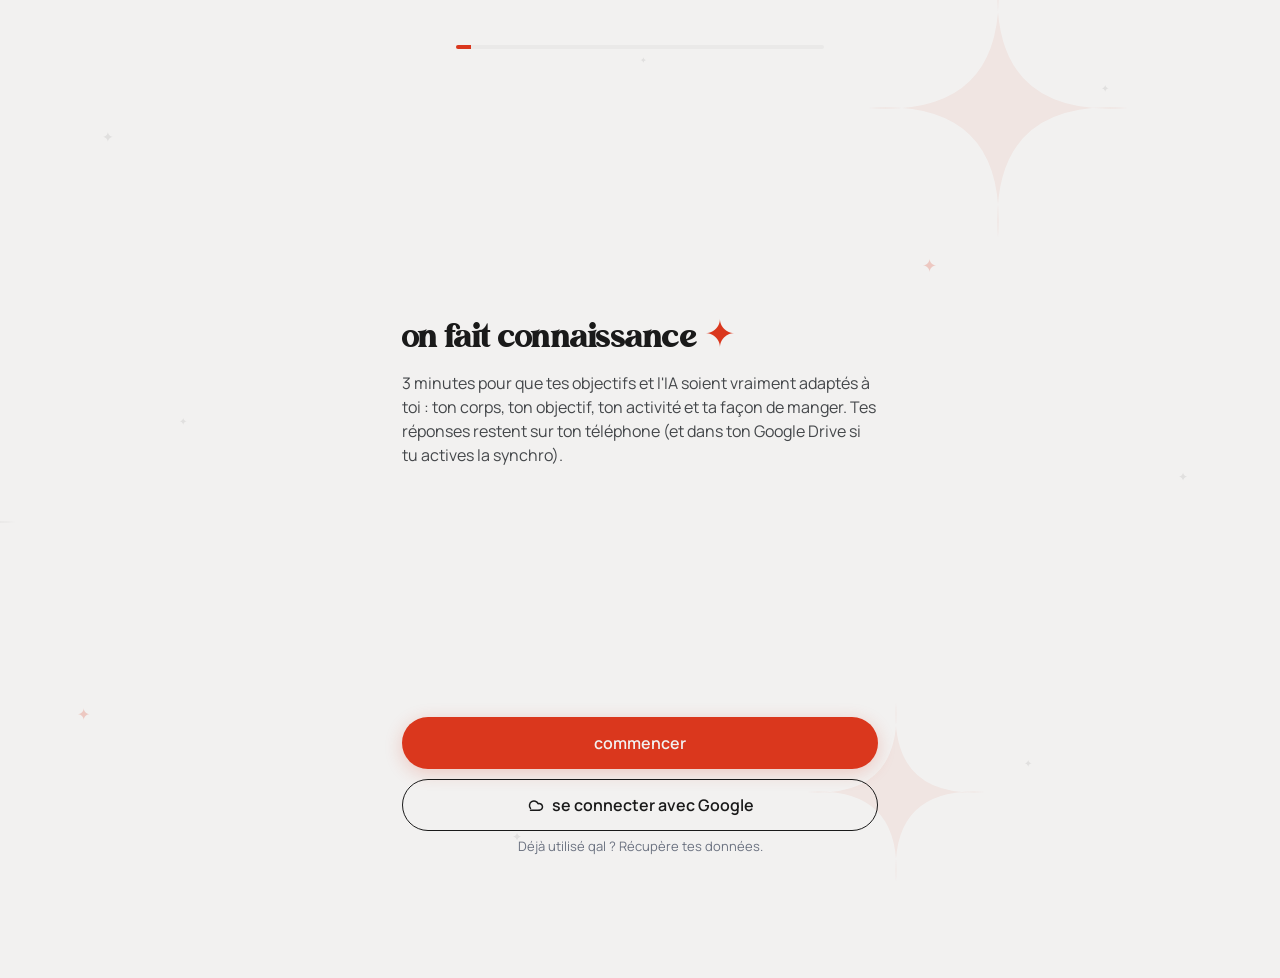
<file: index.html>
<!doctype html>
<html lang="fr">
<head>
  <meta charset="utf-8" />
  <meta name="viewport" content="width=device-width, initial-scale=1, viewport-fit=cover, maximum-scale=1" />
  <title>qal ✦</title>
  <meta name="description" content="Compteur de calories IA simple et précis." />
  <meta name="theme-color" content="#F2F1F0" />
  <meta name="apple-mobile-web-app-capable" content="yes" />
  <meta name="mobile-web-app-capable" content="yes" />
  <meta name="apple-mobile-web-app-status-bar-style" content="default" />
  <meta name="apple-mobile-web-app-title" content="qal" />
  <link rel="apple-touch-icon" href="icons/apple-touch-icon.png" />
  <link rel="icon" type="image/png" href="icons/favicon-32.png" />
  <link rel="manifest" href="manifest.webmanifest" />
  <link rel="preconnect" href="https://fonts.googleapis.com" />
  <link rel="preconnect" href="https://fonts.gstatic.com" crossorigin />
  <link href="https://fonts.googleapis.com/css2?family=Fraunces:opsz,wght@9..144,700&family=Manrope:wght@400;500;600;700;800&display=swap" rel="stylesheet" />
  <link rel="preload" href="fonts/alstoria.woff" as="font" type="font/woff" crossorigin />
  <link rel="stylesheet" href="css/style.css" />
</head>
<body>
  <div id="sparkles" aria-hidden="true"></div>

  <div id="splash" aria-hidden="true">
    <div class="splash-count"><span id="splash-num">000</span></div>
    <div class="splash-steps"><span>initialisation</span><span>assemblage</span><span>rendu</span><span>finalisation</span></div>
  </div>

  <main id="app"></main>

  <div id="sheet-backdrop" hidden></div>
  <section id="sheet" role="dialog" aria-modal="true" hidden></section>

  <div id="toast" role="status" aria-live="polite"></div>

  <script src="vendor/barcode-detector.js"></script>
  <script type="module" src="js/app.js"></script>
</body>
</html>
</file>
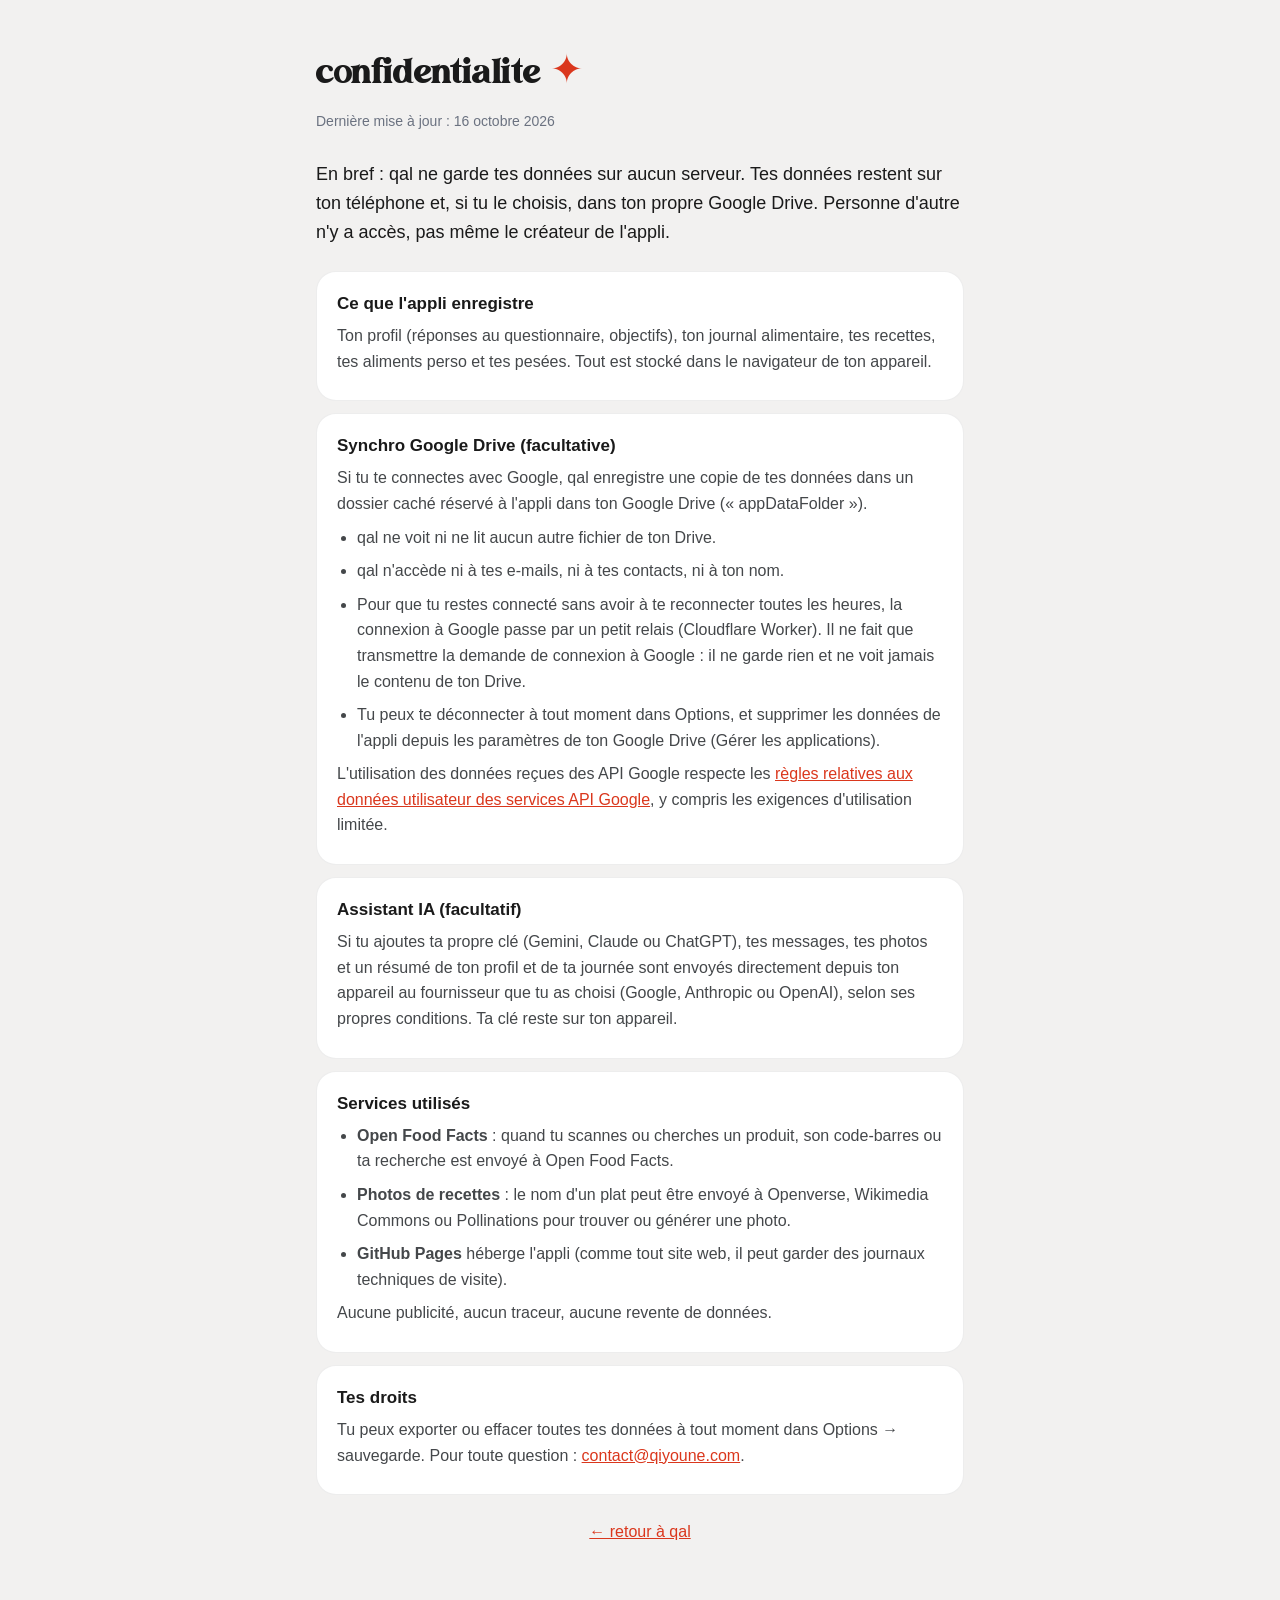
<file: confidentialite.html>
<!doctype html>
<html lang="fr">
<head>
  <meta charset="utf-8" />
  <meta name="viewport" content="width=device-width, initial-scale=1" />
  <title>qal ✦ · confidentialité</title>
  <meta name="description" content="Ce que qal fait (et ne fait pas) de tes données." />
  <link rel="icon" type="image/png" href="icons/favicon-32.png" />
  <style>
    @font-face { font-family: "Alstoria"; src: url("fonts/alstoria.woff") format("woff"); font-display: swap; unicode-range: U+0041-005A, U+0061-007A, U+0020; }
    :root { --accent: #DA371D; --bg: #F2F1F0; --surface: #FFFFFF; --ink: #1A1A1A; --text: #44474A; --muted: #6B7280; --border: rgba(26,26,26,.08); }
    @media (prefers-color-scheme: dark) { :root { --bg: #1C1715; --surface: #251F1C; --ink: #F4EFEA; --text: #D9D2CC; --muted: #A39A93; --border: rgba(255,255,255,.08); } }
    * { box-sizing: border-box; }
    body { margin: 0; background: var(--bg); color: var(--text); font: 16px/1.6 -apple-system, BlinkMacSystemFont, "Manrope", "Segoe UI", sans-serif; }
    main { max-width: 680px; margin: 0 auto; padding: 40px 16px 64px; }
    h1 { font-family: "Alstoria", Georgia, serif; font-weight: 400; font-size: 40px; color: var(--ink); margin: 0 0 6px; letter-spacing: -0.01em; }
    h1 span { color: var(--accent); }
    .date { color: var(--muted); font-size: 14px; margin: 0 0 28px; }
    section { background: var(--surface); border: 1px solid var(--border); border-radius: 20px; padding: 18px 20px; margin-bottom: 12px; }
    h2 { font-size: 17px; color: var(--ink); margin: 0 0 6px; }
    p, li { margin: 0 0 8px; }
    ul { padding-left: 20px; margin: 0; }
    a { color: var(--accent); }
    .lead { font-size: 18px; color: var(--ink); margin-bottom: 24px; }
  </style>
</head>
<body>
<main>
  <h1>confidentialite <span>✦</span></h1>
  <p class="date">Dernière mise à jour : 16 octobre 2026</p>
  <p class="lead">En bref : qal ne garde tes données sur aucun serveur. Tes données restent sur ton téléphone et, si tu le choisis, dans ton propre Google Drive. Personne d'autre n'y a accès, pas même le créateur de l'appli.</p>

  <section>
    <h2>Ce que l'appli enregistre</h2>
    <p>Ton profil (réponses au questionnaire, objectifs), ton journal alimentaire, tes recettes, tes aliments perso et tes pesées. Tout est stocké dans le navigateur de ton appareil.</p>
  </section>

  <section>
    <h2>Synchro Google Drive (facultative)</h2>
    <p>Si tu te connectes avec Google, qal enregistre une copie de tes données dans un dossier caché réservé à l'appli dans ton Google Drive (« appDataFolder »).</p>
    <ul>
      <li>qal ne voit ni ne lit aucun autre fichier de ton Drive.</li>
      <li>qal n'accède ni à tes e-mails, ni à tes contacts, ni à ton nom.</li>
      <li>Pour que tu restes connecté sans avoir à te reconnecter toutes les heures, la connexion à Google passe par un petit relais (Cloudflare Worker). Il ne fait que transmettre la demande de connexion à Google : il ne garde rien et ne voit jamais le contenu de ton Drive.</li>
      <li>Tu peux te déconnecter à tout moment dans Options, et supprimer les données de l'appli depuis les paramètres de ton Google Drive (Gérer les applications).</li>
    </ul>
    <p>L'utilisation des données reçues des API Google respecte les <a href="https://developers.google.com/terms/api-services-user-data-policy" target="_blank" rel="noopener">règles relatives aux données utilisateur des services API Google</a>, y compris les exigences d'utilisation limitée.</p>
  </section>

  <section>
    <h2>Assistant IA (facultatif)</h2>
    <p>Si tu ajoutes ta propre clé (Gemini, Claude ou ChatGPT), tes messages, tes photos et un résumé de ton profil et de ta journée sont envoyés directement depuis ton appareil au fournisseur que tu as choisi (Google, Anthropic ou OpenAI), selon ses propres conditions. Ta clé reste sur ton appareil.</p>
  </section>

  <section>
    <h2>Services utilisés</h2>
    <ul>
      <li><b>Open Food Facts</b> : quand tu scannes ou cherches un produit, son code-barres ou ta recherche est envoyé à Open Food Facts.</li>
      <li><b>Photos de recettes</b> : le nom d'un plat peut être envoyé à Openverse, Wikimedia Commons ou Pollinations pour trouver ou générer une photo.</li>
      <li><b>GitHub Pages</b> héberge l'appli (comme tout site web, il peut garder des journaux techniques de visite).</li>
    </ul>
    <p>Aucune publicité, aucun traceur, aucune revente de données.</p>
  </section>

  <section>
    <h2>Tes droits</h2>
    <p>Tu peux exporter ou effacer toutes tes données à tout moment dans Options → sauvegarde. Pour toute question : <a href="mailto:contact@qiyoune.com">contact@qiyoune.com</a>.</p>
  </section>

  <p style="text-align:center;margin-top:24px"><a href="./">← retour à qal</a></p>
</main>
</body>
</html>
</file>
<file: css/style.css>
/* qal ✦ — DA inspirée de qiyoune.com */
@font-face {
  font-family: "Alstoria";
  src: url("../fonts/alstoria.woff") format("woff");
  font-weight: normal;
  font-style: normal;
  font-display: swap;
  /* la police ne contient que les lettres sans accents : le reste bascule sur Fraunces */
  unicode-range: U+0020, U+0041-005A, U+0061-007A;
}

:root {
  --accent: #DA371D;
  --accent-hover: #B92E18;
  --accent-rgb: 218, 55, 29;
  --accent-light: rgba(218, 55, 29, 0.07);
  --accent-border: rgba(218, 55, 29, 0.22);
  --bg: #F2F1F0;
  --bg-alt: #EAE9E8;
  --surface: #FFFFFF;
  --ink: #1A1A1A;
  --ink-soft: #2A2A2A;
  --text-body: #44474A;
  --text-2: #6B7280;
  --border: rgba(26, 26, 26, 0.08);
  --border-md: rgba(26, 26, 26, 0.12);
  --border-strong: rgba(26, 26, 26, 0.16);
  --success: #4F8A4F;
  --prot: #DA371D;
  --carb: #1A1A1A;
  --fat: #C9A227;
  --shadow-sm: 0 2px 12px rgba(0, 0, 0, 0.04);
  --shadow-md: 0 4px 20px rgba(0, 0, 0, 0.06);
  --shadow-lg: 0 12px 40px rgba(0, 0, 0, 0.08);
  --radius: 20px;
  --radius-sm: 12px;
  --ease: cubic-bezier(0.16, 1, 0.3, 1);
  --font: "Manrope", -apple-system, BlinkMacSystemFont, sans-serif;
  --font-head: "Alstoria", "Fraunces", Georgia, "Times New Roman", serif;
  --font-num: "Manrope", -apple-system, BlinkMacSystemFont, sans-serif;
  --on-accent: #F2F1F0;
  --halo: rgba(26, 26, 26, 0.045);
  --drift: rgba(218, 55, 29, 0.06);
  --safe-top: env(safe-area-inset-top, 0px);
  --safe-bottom: env(safe-area-inset-bottom, 0px);
  --gutter: 22px;
}


/* (ancienne teinte selon l'heure retirée : le fond reste le même gris clair partout) */
html:root[data-theme="dark"] {
  --accent: #E8482D; --accent-hover: #F05A3F; --accent-rgb: 232, 72, 45;
  --accent-light: rgba(232, 72, 45, 0.12); --accent-border: rgba(232, 72, 45, 0.35);
  --bg: #1C1715; --bg-alt: #2B2421; --surface: #251F1C;
  --ink: #F2F1F0; --ink-soft: #E5E2DF; --text-body: #CFC8C2; --text-2: #9C948D;
  --border: rgba(242, 241, 240, 0.08); --border-md: rgba(242, 241, 240, 0.14); --border-strong: rgba(242, 241, 240, 0.2);
  --carb: #F2F1F0; --fat: #D9B23A;
  --shadow-sm: 0 2px 12px rgba(0, 0, 0, 0.25); --shadow-md: 0 4px 20px rgba(0, 0, 0, 0.3); --shadow-lg: 0 12px 40px rgba(0, 0, 0, 0.45);
  --halo: rgba(242, 241, 240, 0.04); --drift: rgba(232, 72, 45, 0.09);
  color-scheme: dark;
}
.card, .macro, .option, .search, .input, .qty-input, .step, .preview div, #sheet, .tabs, .tab.on {
  transition: background-color 1.2s var(--ease), color 1.2s var(--ease), border-color 1.2s var(--ease);
}

* { box-sizing: border-box; -webkit-tap-highlight-color: transparent; }
html, body { margin: 0; padding: 0; }
body {
  font-family: var(--font);
  background: var(--bg);
  color: var(--ink);
  font-size: 16px;
  line-height: 1.5;
  -webkit-font-smoothing: antialiased;
  min-height: 100dvh;
  overscroll-behavior-y: none;
}
button, input, select { font: inherit; color: inherit; }
button { cursor: pointer; border: 0; background: none; padding: 0; }
input { -webkit-appearance: none; appearance: none; }
a { color: var(--accent); }
[hidden] { display: none !important; }

/* ---------- Sparkles background ---------- */
#sparkles { position: fixed; inset: 0; pointer-events: none; z-index: 0; overflow: hidden; }
#sparkles i {
  position: absolute; font-style: normal; color: var(--ink); opacity: .08;
  animation: twinkle 6s ease-in-out infinite;
}
#sparkles i.red { color: var(--accent); opacity: .22; }
@keyframes twinkle { 0%,100% { transform: scale(1) rotate(0); opacity: var(--o, .08); } 50% { transform: scale(.6) rotate(20deg); opacity: calc(var(--o, .08) * .4); } }

/* ---------- Splash ---------- */
#splash {
  position: fixed; inset: 0; z-index: 100; background: var(--bg);
  display: flex; flex-direction: column; align-items: center; justify-content: center; gap: 14px;
  transition: opacity .5s var(--ease), visibility .5s;
}
#splash.done { opacity: 0; visibility: hidden; }
.splash-count { font-family: var(--font-num); font-weight: 800; font-size: 64px; letter-spacing: -0.04em; color: var(--accent); }
.splash-steps { display: flex; gap: 10px; font-size: 12px; color: var(--text-2); }
.splash-steps span { opacity: .35; transition: opacity .2s; }
.splash-steps span.on { opacity: 1; color: var(--ink); }

/* ---------- Layout ---------- */
#app {
  position: relative; z-index: 1;
  max-width: 520px; margin: 0 auto;
  padding: calc(var(--safe-top) + 8px) var(--gutter) calc(var(--safe-bottom) + 110px);
}
.topbar {
  /* 3 colonnes égales : le titre du milieu est toujours pile au centre */
  display: grid; grid-template-columns: 1fr auto 1fr; align-items: center; gap: 8px;
  height: 56px; position: sticky; top: 0; z-index: 5;
  margin: 0 calc(-1 * var(--gutter)); padding: 0 var(--gutter);
  padding-top: calc(var(--safe-top) + 6px);
  background: color-mix(in srgb, var(--bg) 86%, transparent);
  backdrop-filter: blur(14px); -webkit-backdrop-filter: blur(14px);
  height: calc(62px + var(--safe-top));
  margin-top: calc(-8px - var(--safe-top));
}
.topbar > :first-child { grid-column: 1; justify-self: start; }
.topbar > :nth-child(2):not(:last-child) { grid-column: 2; justify-self: center; }
.topbar > :last-child { grid-column: 3; justify-self: end; }
.logo { font-family: var(--font-head); font-size: 26px; letter-spacing: -0.02em; display: flex; align-items: center; gap: 6px; }
.logo .star, .star { color: var(--accent); }
.icon-btn {
  width: 42px; height: 42px; border-radius: 50%;
  display: grid; place-items: center;
  border: 1.5px solid var(--border-md); background: var(--surface);
  transition: transform .15s var(--ease);
}
.icon-btn:active { transform: scale(.94); }
.icon-btn svg { width: 20px; height: 20px; }

h1, h2, .head { font-family: var(--font-head); font-weight: 400; letter-spacing: -0.02em; text-transform: lowercase; margin: 0; }
h1 { font-size: 40px; line-height: 1.05; }
h2 { font-size: 28px; line-height: 1.1; }
.muted { color: var(--text-2); }
.small { font-size: 13px; }
.center { text-align: center; }

.pill-label {
  display: inline-flex; align-items: center; gap: 8px;
  background: var(--ink); color: var(--bg);
  border-radius: 999px; padding: 6px 14px; font-size: 13px; font-weight: 600; letter-spacing: .01em;
}

/* ---------- Buttons ---------- */
.btn {
  display: inline-flex; align-items: center; justify-content: center; gap: 8px;
  min-height: 52px; padding: 0 24px; border-radius: 999px;
  font-weight: 600; font-size: 16px;
  transition: transform .15s var(--ease), background .2s, box-shadow .2s;
  width: 100%;
}
.btn:active { transform: scale(.98); }
.btn-primary { background: var(--accent); color: var(--on-accent); box-shadow: 0 4px 18px rgba(var(--accent-rgb), .22); }
.btn-primary:hover { background: var(--accent-hover); }
.btn-primary:disabled { opacity: .4; box-shadow: none; }
.btn-outline { border: 1.5px solid var(--accent); background: transparent; color: var(--ink); }
.btn-ghost { border: 1.5px solid var(--ink); background: transparent; }
.btn-danger { color: var(--accent); background: var(--accent-light); }
.btn-sm { min-height: 38px; padding: 0 16px; font-size: 14px; width: auto; }
.row { display: flex; gap: 10px; }
.row > * { flex: 1; }
.stack { display: flex; flex-direction: column; gap: 10px; }

/* ---------- Cards ---------- */
.card {
  background: var(--surface); border-radius: var(--radius);
  box-shadow: var(--shadow-sm); padding: 20px;
}
.section { margin-top: 18px; }

/* ---------- Day nav ---------- */
.daynav { display: flex; align-items: center; justify-content: center; gap: 6px; }
.daynav button { width: 34px; height: 34px; border-radius: 50%; display: grid; place-items: center; color: var(--text-2); }
.daynav button:disabled { opacity: .25; }
.daynav .label { font-weight: 700; font-size: 15px; min-width: 120px; text-align: center; }

/* ---------- Hero / summary ---------- */
.hero { display: flex; align-items: center; gap: 18px; padding: 22px 20px; }
.ring { position: relative; width: 132px; height: 132px; flex: none; }
.ring svg { width: 100%; height: 100%; transform: rotate(-90deg); }
.ring .track { stroke: var(--bg-alt); }
.ring .bar { stroke: var(--accent); transition: stroke-dashoffset .8s var(--ease); stroke-linecap: round; }
.ring.over .bar { stroke: var(--ink); }
.ring-center { position: absolute; inset: 0; display: flex; flex-direction: column; align-items: center; justify-content: center; text-align: center; }
.ring-center .big { font-family: var(--font-num); font-weight: 800; font-size: 32px; line-height: 1; letter-spacing: -0.04em; }
.ring-center .lbl { font-size: 11px; color: var(--text-2); margin-top: 4px; line-height: 1.2; }
.hero-stats { flex: 1; display: flex; flex-direction: column; gap: 12px; min-width: 0; }
.stat-line { display: flex; justify-content: space-between; font-size: 13px; color: var(--text-2); }
.stat-line b { color: var(--ink); font-weight: 700; }

.macros { display: grid; grid-template-columns: repeat(3, 1fr); gap: 10px; margin-top: 10px; }
.macro { background: var(--surface); border-radius: 16px; padding: 14px 12px; box-shadow: var(--shadow-sm); }
.macro .name { font-size: 12px; color: var(--text-2); font-weight: 600; }
.macro .val { font-weight: 800; font-size: 18px; margin-top: 2px; }
.macro .val small { font-weight: 500; font-size: 12px; color: var(--text-2); }
.bar-track { height: 6px; background: var(--bg-alt); border-radius: 99px; overflow: hidden; margin-top: 8px; }
.bar-fill { height: 100%; border-radius: 99px; background: var(--accent); transition: width .8s var(--ease); }
.bar-fill.carb { background: var(--carb); }
.bar-fill.fat { background: var(--fat); }
.bar-fill.over { background: repeating-linear-gradient(45deg, var(--ink), var(--ink) 4px, #555 4px, #555 8px); }

/* ---------- Meals ---------- */
.meal { padding: 16px 16px 8px; }
.meal-head { display: flex; align-items: center; justify-content: space-between; margin-bottom: 4px; }
.meal-title { font-family: var(--font-head); font-size: 22px; text-transform: lowercase; letter-spacing: -0.02em; }
.meal-kcal { font-size: 13px; color: var(--text-2); font-weight: 600; }
.add-pill {
  display: inline-flex; align-items: center; gap: 6px;
  border: 1.5px solid var(--accent-border); color: var(--accent);
  border-radius: 999px; padding: 6px 12px; font-size: 13px; font-weight: 700;
}
.item {
  display: flex; align-items: center; gap: 12px; padding: 11px 0;
  border-top: 1px solid var(--border); width: 100%; text-align: left;
}
.item:first-of-type { border-top: 0; }
.item .grow { flex: 1; min-width: 0; }
.item .t { font-weight: 600; font-size: 15px; white-space: nowrap; overflow: hidden; text-overflow: ellipsis; }
.item .s { font-size: 12px; color: var(--text-2); white-space: nowrap; overflow: hidden; text-overflow: ellipsis; }
.item .k { font-weight: 700; font-size: 14px; white-space: nowrap; }
.empty-meal { font-size: 13px; color: var(--text-2); padding: 6px 0 10px; }

.thumb { width: 40px; height: 40px; border-radius: 10px; background: var(--bg-alt); flex: none; object-fit: cover; display: grid; place-items: center; color: var(--accent); font-size: 16px; }

/* ---------- FAB ---------- */
.fab {
  position: fixed; left: 50%; transform: translateX(-50%);
  bottom: calc(var(--safe-bottom) + 20px); z-index: 20;
  display: inline-flex; align-items: center; gap: 10px;
  background: var(--accent); color: var(--on-accent);
  border-radius: 999px; height: 60px; padding: 0 28px;
  font-weight: 700; font-size: 16px;
  box-shadow: 0 10px 30px rgba(var(--accent-rgb), .35);
  transition: transform .15s var(--ease);
}
.fab:active { transform: translateX(-50%) scale(.96); }
.fab svg { width: 22px; height: 22px; }

/* ---------- Micros ---------- */
.micro-grid { display: grid; grid-template-columns: 1fr 1fr; gap: 14px 18px; }
.micro .top { display: flex; justify-content: space-between; font-size: 13px; }
.micro .top span:first-child { font-weight: 600; }
.micro .top span:last-child { color: var(--text-2); }
.micro .bar-track { height: 5px; margin-top: 6px; }
.micro.limit .bar-fill { background: var(--ink); }
.coverage { font-size: 12px; color: var(--text-2); margin-top: 14px; }

/* ---------- Add view ---------- */
.chips { display: flex; gap: 8px; overflow-x: auto; scrollbar-width: none; padding: 2px; margin: 0 calc(-1 * var(--gutter)); padding: 2px var(--gutter); }
.chips::-webkit-scrollbar { display: none; }
.chip {
  flex: none; border-radius: 999px; padding: 8px 16px; font-size: 14px; font-weight: 600;
  border: 1.5px solid var(--border-strong); background: transparent; white-space: nowrap;
}
.chip.on { background: var(--ink); color: var(--bg); border-color: var(--ink); }
.tabs { display: grid; grid-template-columns: repeat(4, 1fr); background: var(--bg-alt); border-radius: 999px; padding: 4px; gap: 2px; }
.tab { border-radius: 999px; padding: 9px 4px; font-size: 13px; font-weight: 700; color: var(--text-2); }
.tab.on { background: var(--surface); color: var(--ink); box-shadow: var(--shadow-sm); }

.search {
  display: flex; align-items: center; gap: 10px;
  background: var(--surface); border-radius: 999px; padding: 0 8px 0 18px; height: 54px;
  box-shadow: var(--shadow-sm); border: 1.5px solid transparent;
}
.search:focus-within { border-color: var(--accent-border); }
.search input { flex: 1; border: 0; outline: 0; background: transparent; font-size: 16px; min-width: 0; }
.search svg { width: 20px; height: 20px; color: var(--text-2); flex: none; }

.result { display: flex; align-items: center; gap: 12px; padding: 12px 0; border-top: 1px solid var(--border); width: 100%; text-align: left; }
.result:first-child { border-top: 0; }
.result .grow { flex: 1; min-width: 0; }
.result .t { font-weight: 600; font-size: 15px; line-height: 1.3; display: -webkit-box; -webkit-line-clamp: 2; -webkit-box-orient: vertical; overflow: hidden; }
.result .s { font-size: 12px; color: var(--text-2); white-space: nowrap; overflow: hidden; text-overflow: ellipsis; }
.result .k { font-weight: 700; font-size: 14px; white-space: nowrap; text-align: right; }
.result .k small { display: block; font-weight: 500; font-size: 11px; color: var(--text-2); }
.badge { display: inline-block; font-size: 10px; font-weight: 800; letter-spacing: .04em; text-transform: uppercase; border-radius: 6px; padding: 1px 6px; margin-right: 6px; vertical-align: 1px; }
.badge.ciqual { background: var(--ink); color: var(--bg); }
.badge.off { background: var(--accent-light); color: var(--accent); }
.badge.perso { background: rgba(201, 162, 39, .15); color: #8a6d10; }
.list-title { font-size: 12px; font-weight: 700; color: var(--text-2); text-transform: uppercase; letter-spacing: .06em; margin: 18px 4px 6px; display: flex; justify-content: space-between; align-items: center; }
.loader { width: 18px; height: 18px; border: 2px solid var(--border-md); border-top-color: var(--accent); border-radius: 50%; animation: spin .8s linear infinite; display: inline-block; vertical-align: middle; }
@keyframes spin { to { transform: rotate(360deg); } }

/* ---------- Scanner ---------- */
.scanner { position: relative; border-radius: var(--radius); overflow: hidden; background: #111; aspect-ratio: 3 / 4; max-height: 62dvh; width: 100%; }
.scanner video { width: 100%; height: 100%; object-fit: cover; display: block; }
.scan-frame { position: absolute; left: 10%; right: 10%; top: 32%; height: 36%; border-radius: 18px; box-shadow: 0 0 0 9999px rgba(0, 0, 0, .35); }
.scan-frame::before, .scan-frame::after { content: ""; position: absolute; inset: 0; border: 2.5px solid var(--bg); border-radius: 18px; clip-path: polygon(0 0, 22% 0, 22% 3px, 3px 3px, 3px 30%, 0 30%, 0 70%, 3px 70%, 3px calc(100% - 3px), 22% calc(100% - 3px), 22% 100%, 78% 100%, 78% calc(100% - 3px), calc(100% - 3px) calc(100% - 3px), calc(100% - 3px) 70%, 100% 70%, 100% 30%, calc(100% - 3px) 30%, calc(100% - 3px) 3px, 78% 3px, 78% 0, 100% 0, 100% 100%, 0 100%); }
.scan-line { position: absolute; left: 14%; right: 14%; height: 2px; background: var(--accent); top: 50%; box-shadow: 0 0 12px var(--accent); animation: scanline 1.8s ease-in-out infinite; }
@keyframes scanline { 0%,100% { transform: translateY(-50px); } 50% { transform: translateY(50px); } }
.scan-hint { position: absolute; left: 0; right: 0; bottom: 18px; text-align: center; color: #fff; font-size: 14px; font-weight: 600; text-shadow: 0 1px 6px rgba(0,0,0,.5); }
.scan-tools { position: absolute; top: 12px; right: 12px; display: flex; gap: 8px; }
.scan-tools .icon-btn { background: rgba(255,255,255,.9); border: 0; }
.scan-msg { color: #fff; display: grid; place-items: center; height: 100%; padding: 24px; text-align: center; font-size: 14px; }

/* ---------- Sheet ---------- */
#sheet-backdrop { position: fixed; inset: 0; background: rgba(26, 26, 26, .35); z-index: 40; animation: fade .25s var(--ease); }
#sheet {
  position: fixed; left: 0; right: 0; bottom: 0; z-index: 41;
  max-width: 520px; margin: 0 auto;
  background: var(--bg); border-radius: 26px 26px 0 0;
  padding: 10px var(--gutter) calc(var(--safe-bottom) + 20px);
  max-height: 92dvh; overflow-y: auto; overscroll-behavior: contain;
  box-shadow: var(--shadow-lg);
  animation: up .35s var(--ease);
}
#sheet::before { content: ""; display: block; width: 40px; height: 5px; border-radius: 9px; background: var(--border-strong); margin: 0 auto 14px; }
@keyframes up { from { transform: translateY(100%); } to { transform: translateY(0); } }
@keyframes fade { from { opacity: 0; } to { opacity: 1; } }

.food-head { display: flex; gap: 14px; align-items: flex-start; }
.food-head img, .food-head .thumb { width: 64px; height: 64px; border-radius: 14px; object-fit: contain; background: var(--surface); }
.food-head h2 { font-size: 24px; text-transform: none; font-family: var(--font); font-weight: 800; letter-spacing: -0.01em; line-height: 1.2; }
.qty { display: flex; align-items: center; gap: 10px; margin-top: 16px; }
.qty-input { flex: 1; display: flex; align-items: baseline; justify-content: center; gap: 6px; background: var(--surface); border-radius: 18px; height: 72px; align-items: center; box-shadow: var(--shadow-sm); }
.qty-input input { width: 120px; text-align: right; border: 0; outline: 0; background: transparent; font-family: var(--font-num); font-weight: 800; font-size: 38px; letter-spacing: -0.04em; }
.qty-input span { font-weight: 700; color: var(--text-2); font-size: 18px; }
.step { width: 52px; height: 72px; border-radius: 18px; background: var(--surface); font-size: 24px; font-weight: 600; box-shadow: var(--shadow-sm); }
.preview { display: grid; grid-template-columns: repeat(4, 1fr); gap: 8px; margin-top: 12px; }
.preview div { background: var(--surface); border-radius: 14px; padding: 10px 6px; text-align: center; }
.preview b { display: block; font-size: 18px; font-weight: 800; }
.preview span { font-size: 11px; color: var(--text-2); font-weight: 600; }
.preview .kcal b { color: var(--accent); }
.per100 { font-size: 12px; color: var(--text-2); margin-top: 10px; text-align: center; }

/* ---------- Forms ---------- */
.field { display: flex; flex-direction: column; gap: 6px; }
.field label { font-size: 13px; font-weight: 700; color: var(--text-body); }
.input {
  height: 52px; border-radius: 14px; border: 1.5px solid var(--border-md); background: var(--surface);
  padding: 0 16px; font-size: 16px; outline: 0; width: 100%;
}
.input:focus { border-color: var(--accent); box-shadow: 0 0 0 3px rgba(var(--accent-rgb), .15); }
.grid2 { display: grid; grid-template-columns: 1fr 1fr; gap: 10px; }
.grid3 { display: grid; grid-template-columns: 1fr 1fr 1fr; gap: 10px; }

/* ---------- Onboarding ---------- */
.ob { min-height: calc(100dvh - var(--safe-top) - var(--safe-bottom) - 40px); display: flex; flex-direction: column; padding-top: 18px; }
.ob-progress { height: 4px; background: var(--bg-alt); border-radius: 9px; overflow: hidden; }
.ob-progress div { height: 100%; background: var(--accent); transition: width .5s var(--ease); }
.ob-top { display: flex; align-items: center; gap: 12px; }
.ob-top .ob-progress { flex: 1; }
.ob-top .icon-btn, .ob-spacer { flex: 0 0 42px; width: 42px; }
.ob-body { flex: 1; display: flex; flex-direction: column; justify-content: center; gap: 22px; padding: 28px 0; animation: obin .45s var(--ease); }
@keyframes obin { from { opacity: 0; transform: translateY(14px); } to { opacity: 1; transform: none; } }
.ob-body h1 { font-size: 38px; }
.ob-body h1 em { font-style: normal; color: var(--accent); }
.ob-sub { color: var(--text-body); margin: -8px 0 0; }
.options { display: flex; flex-direction: column; gap: 10px; }
.option {
  display: flex; align-items: center; gap: 14px; text-align: left;
  background: var(--surface); border-radius: 18px; padding: 16px 18px;
  border: 1.5px solid transparent; box-shadow: var(--shadow-sm);
  transition: border-color .2s, transform .15s var(--ease);
}
.option:active { transform: scale(.99); }
.option.on { border-color: var(--accent); background: var(--surface); }
.option .em { font-size: 24px; width: 32px; text-align: center; }
.option .t { font-weight: 700; }
.option .s { font-size: 13px; color: var(--text-2); }
.option .check { margin-left: auto; width: 22px; height: 22px; border-radius: 50%; border: 1.5px solid var(--border-strong); flex: none; display: grid; place-items: center; }
.option.on .check { background: var(--accent); border-color: var(--accent); color: #fff; }
.big-input { display: flex; align-items: center; justify-content: center; gap: 10px; background: var(--surface); border-radius: 22px; height: 96px; box-shadow: var(--shadow-sm); }
.big-input input { width: 160px; text-align: center; border: 0; outline: 0; background: transparent; font-family: var(--font-num); font-weight: 800; font-size: 50px; letter-spacing: -0.04em; }
.big-input input.text { width: 100%; font-family: var(--font-head); font-weight: 400; font-size: 36px; letter-spacing: -0.02em; padding: 0 16px; }
.big-input span { font-weight: 700; color: var(--text-2); font-size: 20px; }
.ob-foot { padding-bottom: 12px; }

.result-hero { text-align: center; }
.result-hero .num { font-family: var(--font-num); font-weight: 800; font-size: 68px; line-height: 1; color: var(--accent); letter-spacing: -0.05em; }
.explain { font-size: 14px; color: var(--text-body); }
.explain li { margin: 4px 0; }
.tip { background: var(--accent-light); border: 1px solid var(--accent-border); border-radius: 16px; padding: 14px 16px; font-size: 14px; color: var(--ink-soft); }

/* ---------- Profile ---------- */
.kv { display: flex; justify-content: space-between; padding: 12px 0; border-top: 1px solid var(--border); font-size: 15px; }
.kv:first-child { border-top: 0; }
.kv span:first-child { color: var(--text-2); }
.kv span:last-child { font-weight: 700; }
.sync-status { display: flex; align-items: center; gap: 10px; font-size: 14px; }
.dot { width: 9px; height: 9px; border-radius: 50%; background: var(--border-strong); flex: none; }
.dot.ok { background: var(--success); }
.dot.err { background: var(--accent); }
.credits { font-size: 12px; color: var(--text-2); line-height: 1.6; }

/* ---------- Toast ---------- */
#toast {
  position: fixed; left: 50%; bottom: calc(var(--safe-bottom) + 96px); transform: translate(-50%, 20px);
  background: var(--ink); color: var(--bg); padding: 12px 20px; border-radius: 999px;
  font-size: 14px; font-weight: 600; z-index: 60; opacity: 0; pointer-events: none;
  transition: opacity .25s, transform .35s var(--ease); white-space: nowrap; max-width: 90vw; overflow: hidden; text-overflow: ellipsis;
}
#toast.show { opacity: 1; transform: translate(-50%, 0); }

@media (prefers-reduced-motion: reduce) {
  *, *::before, *::after { animation: none !important; transition: none !important; }
}

/* ---------- Grandes étoiles du fond ---------- */
.big-star { position: absolute; transform: translate(-50%, -50%); fill: var(--drift); transition: fill 1.2s var(--ease); }
.big-star.a { animation: drift-a 48s ease-in-out infinite; }
.big-star.b { animation: drift-b 64s ease-in-out infinite; fill: var(--halo); }
.big-star.c { animation: drift-a 56s ease-in-out infinite reverse; }
@keyframes drift-a { 0%,100% { transform: translate(-50%, -50%) rotate(0deg); } 50% { transform: translate(-46%, -54%) rotate(35deg); } }
@keyframes drift-b { 0%,100% { transform: translate(-50%, -50%) rotate(10deg) scale(1); } 50% { transform: translate(-55%, -47%) rotate(-25deg) scale(1.08); } }

/* ---------- Transition étoile ---------- */
.wipe { position: fixed; z-index: 95; pointer-events: none; fill: var(--chat-bg); transform-origin: 50% 50%; will-change: transform, opacity; }
.spark { position: fixed; z-index: 96; pointer-events: none; color: var(--accent); font-style: normal; line-height: 1; }

/* ---------- Étoile du jour (accueil) ---------- */
.hero-star { display: flex; flex-direction: column; align-items: center; padding-top: 6px; }
.star-wrap { position: relative; width: min(52vw, 196px); aspect-ratio: 1; }
.star-wrap svg { position: absolute; inset: 0; width: 100%; height: 100%; overflow: visible; }
.halo { fill: var(--halo); transform: scale(1.18) rotate(45deg); animation: halo-spin 120s linear infinite; }
@keyframes halo-spin { from { transform: scale(1.18) rotate(45deg); } to { transform: scale(1.18) rotate(405deg); } }
.star-track { fill: var(--surface); filter: drop-shadow(0 6px 18px rgba(0, 0, 0, .06)); transition: fill 1.2s var(--ease); }
.star-fill { fill: var(--accent); }
.star-num { white-space: pre; font-family: var(--font-num); font-weight: 800; font-size: 0.36px; letter-spacing: -0.02px; fill: var(--ink); }
.star-num.on { fill: var(--on-accent); }
.hero-star.over .star-fill { fill: var(--ink); }
.hero-star.over .star-num.on { fill: var(--bg); }
.star-big { margin-top: 14px; font-family: var(--font-num); font-weight: 800; font-size: 56px; line-height: 1; letter-spacing: -0.05em; }
.hero-star.over .star-big { color: var(--accent); }
.star-label { margin-top: 6px; font-weight: 700; font-size: 15px; color: var(--text-body); }
.star-stats { display: grid; grid-template-columns: repeat(3, 1fr); width: 100%; margin-top: 16px; text-align: center; }
.star-stats > div + div { border-left: 1px solid var(--border-md); }
.star-stats b { display: block; font-size: 17px; font-weight: 800; letter-spacing: -0.02em; }
.star-stats b small { font-size: 12px; font-weight: 600; color: var(--text-2); }
.star-stats span { font-size: 12px; color: var(--text-2); }

/* ---------- Réponses écrites (onboarding + profil) ---------- */
.long-input { position: relative; }
.long-input textarea {
  width: 100%; min-height: 168px; resize: none; border: 1.5px solid transparent; outline: 0;
  background: var(--surface); color: var(--ink); border-radius: 22px; box-shadow: var(--shadow-sm);
  padding: 18px 18px 34px; font-family: var(--font); font-size: 17px; line-height: 1.5;
}
.long-input textarea:focus { border-color: var(--accent-border); }
.long-input textarea::placeholder { color: var(--text-2); opacity: .8; }
.long-input .count { position: absolute; right: 16px; bottom: 12px; font-size: 12px; color: var(--text-2); font-weight: 600; }
.long-input.compact textarea { min-height: 110px; font-size: 15px; border-color: var(--border-md); box-shadow: none; }
.about-label { font-size: 13px; font-weight: 700; color: var(--text-body); margin: 16px 0 6px; }

/* ---------- Barre d'onglets ---------- */
#tabbar {
  position: fixed; z-index: 30; left: 50%; transform: translateX(-50%);
  bottom: calc(var(--safe-bottom) + 14px);
  width: min(calc(100% - 2 * var(--gutter) + 4px), 496px); height: 66px;
  display: grid; grid-template-columns: 1fr 1fr 76px 1fr 1fr; align-items: center;
  background: color-mix(in srgb, var(--surface) 88%, transparent);
  backdrop-filter: blur(18px) saturate(1.4); -webkit-backdrop-filter: blur(18px) saturate(1.4);
  border: 1px solid var(--border); border-radius: 999px; box-shadow: var(--shadow-lg);
  transition: background-color 1.2s var(--ease);
}
#tabbar[hidden] { display: none; }
.tab-item {
  display: flex; flex-direction: column; align-items: center; gap: 3px;
  color: var(--text-2); text-decoration: none; font-size: 11px; font-weight: 700;
  transition: color .2s;
}
.tab-item svg { width: 22px; height: 22px; }
.tab-item.on { color: var(--ink); }
.tab-item.on svg { stroke: var(--accent); }
.tab-ai {
  justify-self: center; width: 62px; height: 62px; margin-top: -26px; border-radius: 50%;
  display: grid; place-items: center; text-decoration: none;
  background: var(--accent); box-shadow: 0 10px 26px rgba(var(--accent-rgb), .42), 0 0 0 5px var(--bg);
  transition: transform .2s var(--ease), box-shadow 1.2s var(--ease);
}
.tab-ai:active { transform: scale(.92); }
.tab-ai-star { color: var(--chat-bg); font-size: 30px; line-height: 1; display: inline-block; animation: ai-breathe 4s ease-in-out infinite; }
@keyframes ai-breathe { 0%,100% { transform: rotate(0) scale(1); } 50% { transform: rotate(45deg) scale(1.08); } }
body.has-tabbar #app { padding-bottom: calc(var(--safe-bottom) + 120px); }
body.page-chat.typing #tabbar { display: none; }
.tab-ai.on { box-shadow: 0 10px 26px rgba(var(--accent-rgb), .42), 0 0 0 5px var(--bg), 0 0 0 7px var(--accent); }
/* chat : la zone de saisie se pose au-dessus de la barre */
body.has-tabbar .chat-input { bottom: calc(var(--safe-bottom) + 92px); }
body.has-tabbar.page-chat.typing .chat-input { bottom: calc(var(--safe-bottom) + 12px); }
body.has-tabbar .chat-list { padding-bottom: 190px; }
body.has-tabbar.page-chat #app { padding-bottom: 0; }
body.has-tabbar #toast { bottom: calc(var(--safe-bottom) + 98px); }

.section-title { font-size: 24px; margin: 26px 4px 0; }

/* ---------- Micros ---------- */
.mlist { padding: 6px 18px; }
.mrow { padding: 12px 0; border-top: 1px solid var(--border); }
.mrow:first-child { border-top: 0; }
.mtop { display: flex; justify-content: space-between; align-items: baseline; gap: 10px; font-size: 14px; }
.mname { font-weight: 700; }
.mval { color: var(--text-2); font-size: 13px; white-space: nowrap; }
.mval b { color: var(--ink); font-size: 15px; }
.mrow .bar-track { margin-top: 8px; height: 7px; }
.mrow.ok .bar-fill { background: var(--success); }
.bar-fill.limit { background: var(--ink); }
.mrow.trop .mname { color: var(--accent); }

/* ---------- Recettes ---------- */
.recipe-grid { display: grid; grid-template-columns: 1fr 1fr; gap: 12px; }
.recipe-card {
  position: relative; text-align: left; background: var(--surface); border-radius: var(--radius);
  padding: 16px; min-height: 150px; box-shadow: var(--shadow-sm); overflow: hidden;
  display: flex; flex-direction: column; gap: 6px; justify-content: flex-end;
}
.recipe-card:active { transform: scale(.98); }
.rc-star { position: absolute; top: -18px; right: -14px; font-size: 92px; line-height: 1; color: var(--accent); opacity: .12; }
.rc-name { font-weight: 800; font-size: 16px; line-height: 1.25; }
.rc-kcal { font-size: 13px; color: var(--text-2); }
.rc-kcal b { color: var(--accent); font-size: 15px; }
.rc-macros { font-size: 12px; color: var(--text-2); }
.empty-state { text-align: center; padding: 30px 8px; display: flex; flex-direction: column; align-items: center; gap: 12px; }
.empty-state p { max-width: 34ch; margin: 0; }
.chat-big { font-size: 64px; line-height: 1; color: var(--accent); animation: ai-breathe 6s ease-in-out infinite; }

/* ---------- Chat ---------- */
.chat { display: flex; flex-direction: column; min-height: calc(100dvh - var(--safe-top) - 8px); }
.chat-title { display: flex; align-items: center; gap: 10px; }
.chat-title .head { font-size: 24px; }
.chat-orb { width: 30px; height: 30px; border-radius: 50%; background: var(--accent); color: var(--chat-bg); display: grid; place-items: center; font-size: 15px; }
.chat-list { flex: 1; display: flex; flex-direction: column; gap: 10px; padding: 14px 0 120px; }
.chat-empty { margin: auto 0; text-align: center; display: flex; flex-direction: column; align-items: center; gap: 12px; padding: 20px 0; }
.chat-empty p { max-width: 34ch; margin: 0; }
.chat-sugg { display: flex; flex-wrap: wrap; justify-content: center; gap: 8px; margin-top: 8px; }
.chat-sugg .chip { font-size: 13px; white-space: normal; text-align: left; }
.msg { max-width: 84%; padding: 12px 16px; border-radius: 20px; font-size: 15px; line-height: 1.5; animation: msg-in .35s var(--ease); }
@keyframes msg-in { from { opacity: 0; transform: translateY(8px) scale(.98); } to { opacity: 1; transform: none; } }
.msg.user { align-self: flex-end; background: var(--ink); color: var(--bg); border-bottom-right-radius: 6px; }
.msg.assistant { align-self: flex-start; background: var(--surface); box-shadow: var(--shadow-sm); border-bottom-left-radius: 6px; }
.msg.error { color: var(--accent); }
.msg.typing { display: flex; gap: 6px; color: var(--accent); }
.msg.typing i { font-style: normal; animation: typing 1.2s ease-in-out infinite; }
.msg.typing i:nth-child(2) { animation-delay: .15s; }
.msg.typing i:nth-child(3) { animation-delay: .3s; }
@keyframes typing { 0%,100% { opacity: .25; transform: scale(.8); } 50% { opacity: 1; transform: scale(1.1) rotate(45deg); } }
.chat-input {
  position: fixed; left: 50%; transform: translateX(-50%); bottom: calc(var(--safe-bottom) + 12px); z-index: 30;
  width: min(calc(100% - 2 * var(--gutter) + 4px), 496px); display: flex; align-items: flex-end; gap: 8px;
  background: color-mix(in srgb, var(--surface) 92%, transparent);
  backdrop-filter: blur(18px); -webkit-backdrop-filter: blur(18px);
  border: 1px solid var(--border); border-radius: 28px; padding: 8px 8px 8px 18px; box-shadow: var(--shadow-lg);
}
.chat-input textarea { flex: 1; border: 0; outline: 0; background: transparent; resize: none; font-size: 16px; line-height: 1.4; padding: 9px 0; max-height: 140px; color: var(--ink); font-family: var(--font); }
.chat-send { width: 42px; height: 42px; border-radius: 50%; background: var(--accent); color: var(--on-accent); display: grid; place-items: center; flex: none; }
.chat-send svg { width: 20px; height: 20px; }

/* ---------- Choix du thème (profil) ---------- */
.segmented { display: grid; grid-template-columns: repeat(3, 1fr); background: var(--bg-alt); border-radius: 999px; padding: 4px; gap: 2px; }
.segmented button { border-radius: 999px; padding: 10px 4px; font-size: 14px; font-weight: 700; color: var(--text-2); transition: background-color .25s, color .25s; }
.segmented button.on { background: var(--surface); color: var(--ink); box-shadow: var(--shadow-sm); }
html:root[data-theme="dark"] .star-track { fill: #362C28; }

/* Chat IA : l'étoile crème du bouton grandit et devient le fond du chat */
/* le chat garde le fond et le décor du reste de l'appli ; --chat-bg sert juste au ✦ du bouton IA */
:root { --chat-bg: #FFFFFF; }
.micro-summary { font-size: 14px; color: var(--text-body); margin: 14px 4px 0; line-height: 1.5; }

/* ---------- Recette : bloc "1 portion" ---------- */
.portion-card { padding: 18px 20px; }
.portion-head { display: flex; justify-content: space-between; align-items: baseline; }
.portion-title { font-family: var(--font-head); font-size: 22px; letter-spacing: -0.02em; }
.portion-weight { font-weight: 700; color: var(--text-2); font-size: 14px; }
.portion-kcal { margin-top: 6px; font-size: 15px; color: var(--text-2); font-weight: 600; }
.portion-kcal b { font-family: var(--font-num); font-weight: 800; font-size: 44px; letter-spacing: -0.04em; color: var(--accent); margin-right: 4px; }
.portion-macros { display: grid; grid-template-columns: repeat(3, 1fr); gap: 8px; margin-top: 10px; }
.portion-macros div { background: var(--bg-alt); border-radius: 12px; padding: 8px 10px; }
.portion-macros b { display: block; font-size: 16px; font-weight: 800; }
.portion-macros span { font-size: 11px; color: var(--text-2); font-weight: 600; }
.portion-split { display: flex; align-items: center; gap: 10px; margin-top: 14px; padding-top: 14px; border-top: 1px solid var(--border); font-size: 14px; font-weight: 600; color: var(--text-body); }
.mini-step { display: flex; align-items: center; gap: 4px; background: var(--bg-alt); border-radius: 999px; padding: 3px; }
.mini-step button { width: 32px; height: 32px; border-radius: 50%; background: var(--surface); font-size: 18px; font-weight: 700; }
.mini-step b { min-width: 26px; text-align: center; font-size: 16px; color: var(--ink); }
.prep-block { margin-top: 14px; background: var(--surface); border-radius: 16px; padding: 14px 16px; }
.prep-block p { margin: 0; font-size: 14px; line-height: 1.55; color: var(--text-body); }

/* ---------- Cartes d'action de l'IA ---------- */
.action-card { align-self: flex-start; width: min(100%, 340px); background: var(--surface); border: 1.5px solid var(--accent-border); border-radius: 20px; padding: 14px 16px; box-shadow: var(--shadow-sm); animation: msg-in .35s var(--ease); }
.action-card.done { border-color: color-mix(in srgb, var(--success) 45%, transparent); }
.action-card.cancelled { opacity: .55; border-color: var(--border-md); }
.ac-title { font-weight: 800; font-size: 14px; margin-bottom: 6px; }
.action-card ul { list-style: none; margin: 0; padding: 0; }
.action-card li { display: flex; justify-content: space-between; gap: 10px; font-size: 13px; padding: 6px 0; border-top: 1px solid var(--border); }
.action-card li:first-child { border-top: 0; }
.action-card li b { white-space: nowrap; font-weight: 700; }
.action-card li.missing { color: var(--text-2); }
.action-card li.missing b { color: var(--accent); font-weight: 600; }
.action-card li[data-swap] { cursor: pointer; }
.action-card li[data-swap]:active { opacity: .6; }
.ac-est { font-style: normal; color: var(--accent); font-weight: 800; }
.ac-note { margin: 6px 0 0; font-size: 12px; color: var(--text-2); line-height: 1.4; }
.ac-total { margin-top: 6px; font-size: 13px; font-weight: 800; color: var(--accent); }
.ac-prep { margin: 8px 0 0; font-size: 13px; color: var(--text-body); line-height: 1.5; max-height: 140px; overflow: auto; }
.ac-btns { display: flex; gap: 8px; margin-top: 12px; }
.ac-btns .btn { flex: 1; }
.ac-status { margin-top: 10px; font-size: 13px; font-weight: 700; color: var(--success); }
.action-card.cancelled .ac-status { color: var(--text-2); }
.ob-section { font-size: 13px; font-weight: 700; color: var(--accent); margin-bottom: -10px; }
/* Les 4 repas prennent toute la largeur */
.chips.meal-grid { display: grid; grid-template-columns: repeat(auto-fit, minmax(76px, 1fr)); gap: 6px; margin: 0; padding: 0; overflow: visible; }
.chips.meal-grid .chip { padding: 9px 4px; font-size: 13px; text-align: center; min-width: 0; }
.chips.meal-grid + .tabs, .section + .tabs { margin-top: 12px; }

/* ---------- Poids ---------- */
.weight-card { width: 100%; display: flex; align-items: center; justify-content: space-between; gap: 12px; text-align: left; padding: 16px 18px; }
.w-label { font-size: 12px; font-weight: 700; color: var(--text-2); }
.w-val { font-family: var(--font-num); font-weight: 800; font-size: 28px; letter-spacing: -0.03em; line-height: 1.1; margin-top: 2px; }
.w-val small { font-size: 14px; color: var(--text-2); font-weight: 700; }
.w-sub { font-size: 12px; color: var(--text-2); margin-top: 2px; }
.w-empty { font-size: 14px; color: var(--text-body); margin-top: 2px; }
.w-right { display: flex; flex-direction: column; align-items: flex-end; gap: 8px; color: var(--accent); }
.w-spark { width: 110px; height: 36px; display: block; }
.w-chart { width: 100%; height: auto; display: block; }
.w-chart .grid { stroke: var(--border-md); stroke-width: 1; }
.w-chart .axis { fill: var(--text-2); font-size: 10px; font-family: var(--font); }
.w-chart .dot { fill: var(--text-2); opacity: .55; }
.w-chart .avg { fill: none; stroke: var(--accent); stroke-width: 2.5; stroke-linecap: round; stroke-linejoin: round; }
.w-legend { display: flex; gap: 16px; justify-content: center; font-size: 11px; color: var(--text-2); margin-top: 6px; }
.w-legend i { display: inline-block; vertical-align: middle; margin-right: 5px; }
.w-legend i.dot { width: 6px; height: 6px; border-radius: 50%; background: var(--text-2); opacity: .55; }
.w-legend i.line { width: 14px; height: 3px; border-radius: 2px; background: var(--accent); }

/* ---------- Favoris ---------- */
.fav-btn { width: 40px; height: 40px; border-radius: 50%; flex: none; font-size: 20px; color: var(--border-strong); background: var(--surface); box-shadow: var(--shadow-sm); transition: color .2s, transform .2s var(--ease); }
.fav-btn.on { color: var(--accent); transform: rotate(45deg); }

/* ---------- Photo dans le chat ---------- */
.chat-photo { width: 42px; height: 42px; border-radius: 50%; display: grid; place-items: center; flex: none; color: var(--text-2); cursor: pointer; margin-left: -10px; }
.chat-photo svg { width: 22px; height: 22px; }
.chat-thumb { position: relative; flex: none; }
.chat-thumb img { width: 42px; height: 42px; border-radius: 12px; object-fit: cover; display: block; }
.chat-thumb button { position: absolute; top: -6px; right: -6px; width: 20px; height: 20px; border-radius: 50%; background: var(--ink); color: var(--bg); font-size: 13px; line-height: 1; }
.msg-img { align-self: flex-end; max-width: 62%; border-radius: 18px; border-bottom-right-radius: 6px; display: block; margin-bottom: -4px; box-shadow: var(--shadow-sm); }

/* ---------- Micro (dictée) ---------- */
.mic-btn { width: 42px; height: 42px; border-radius: 50%; display: grid; place-items: center; flex: none; color: var(--text-2); transition: color .2s, background-color .2s; }
.mic-btn svg { width: 21px; height: 21px; }
.mic-btn.in-field { position: absolute; right: 10px; bottom: 30px; background: var(--bg-alt); }
.mic-btn.listening { color: var(--on-accent); background: var(--accent); animation: mic-pulse 1.2s ease-in-out infinite; }
@keyframes mic-pulse { 0%,100% { box-shadow: 0 0 0 0 rgba(var(--accent-rgb), .45); } 50% { box-shadow: 0 0 0 8px rgba(var(--accent-rgb), 0); } }
.long-input textarea { padding-right: 58px; }

/* Photo de recette */
.recipe-photo { display: block; position: relative; border-radius: var(--radius); overflow: hidden; aspect-ratio: 4 / 3; max-height: 240px; width: 100%; cursor: pointer; }
.recipe-photo:not(.on) { aspect-ratio: auto; height: 96px; border: 1.5px dashed color-mix(in srgb, var(--text-2) 45%, transparent); background: var(--surface); }
.recipe-photo img { width: 100%; height: 100%; object-fit: cover; display: block; }
.rp-empty { height: 100%; display: flex; align-items: center; justify-content: center; gap: 10px; font-weight: 700; color: var(--text-2); }
.rp-empty svg { width: 22px; height: 22px; }
.rp-actions { position: absolute; right: 10px; bottom: 10px; display: flex; gap: 8px; }
.rp-btn { background: rgba(0,0,0,.55); color: #fff; border: 0; font: inherit; font-size: 13px; font-weight: 700; padding: 7px 12px; border-radius: 999px; backdrop-filter: blur(6px); -webkit-backdrop-filter: blur(6px); }
.recipe-card.has-photo { padding-top: 0; }
.rc-photo { width: calc(100% + 32px); margin: 0 -16px 6px; aspect-ratio: 4 / 3; object-fit: cover; display: block; }
.food-head img.photo { object-fit: cover; }
.recipe-hero { width: 100%; aspect-ratio: 4 / 3; object-fit: cover; border-radius: 16px; margin-top: 14px; display: block; }

/* Photo proposée par l'IA dans une carte recette */
.ac-photo { position: relative; margin: -2px 0 6px; border-radius: 14px; overflow: hidden; aspect-ratio: 4 / 3; background: var(--surface); }
.ac-photo img { width: 100%; height: 100%; object-fit: cover; display: block; transition: opacity .2s; }
.ac-photo .rp-btn { position: absolute; right: 8px; bottom: 8px; }
.ac-nophoto { height: 100%; display: flex; align-items: center; justify-content: center; color: var(--text-2); font-size: 13px; font-weight: 700; }
.ac-credit { font-size: 11px; color: var(--text-2); margin: 0 2px 8px; white-space: nowrap; overflow: hidden; text-overflow: ellipsis; }

/* Questionnaire : âge, taille et poids sur un seul écran */
.body-fields { display: grid; gap: 10px; }
.body-field { display: flex; align-items: center; justify-content: space-between; gap: 12px; background: var(--surface); border-radius: 20px; padding: 10px 20px; box-shadow: var(--shadow-sm); cursor: text; }
.bf-label { font-weight: 700; color: var(--text-2); font-size: 16px; }
.bf-input { display: flex; align-items: baseline; gap: 6px; }
.bf-input input { width: 110px; text-align: right; border: 0; outline: 0; background: transparent; font-family: var(--font-num); font-weight: 800; font-size: 36px; letter-spacing: -0.03em; color: var(--ink); }
.bf-input span { font-weight: 700; color: var(--text-2); font-size: 16px; min-width: 26px; }

.kv span:last-child { text-align: right; max-width: 64%; }
.kv-link { color: var(--ink); text-decoration: underline; text-decoration-color: var(--accent); text-underline-offset: 3px; }
/* Options : repas */
.meal-edit { display: grid; gap: 8px; }
.me-row { display: grid; grid-template-columns: 1fr 112px 40px; gap: 8px; align-items: center; }
.me-row .input { margin: 0; }
.me-hour { padding: 0 8px 0 12px; font-size: 15px; }
.me-del { width: 40px; height: 40px; }
.me-del:disabled { opacity: .3; }
.chips.me-add { display: flex; flex-wrap: wrap; gap: 8px; margin: 12px 0 0; overflow: visible; padding: 0; }

.ob-hero { font-size: 46px; line-height: 1; color: var(--accent); }

/* ---------- Pastille de synchro (journal) ---------- */
.sync-row { display: flex; justify-content: center; margin: 4px 0 0; }
.sync-pill { display: inline-flex; align-items: center; gap: 6px; padding: 5px 12px; border-radius: 999px; font-size: 12px; font-weight: 600; color: var(--text-2); border: 1px solid var(--border); }
.sync-pill:active { opacity: .6; }
.sync-pill.paused { color: var(--accent); border-color: var(--accent-border); background: var(--accent-light); }
.sync-pill.busy svg { animation: sync-pulse 1s ease-in-out infinite; }
@keyframes sync-pulse { 50% { opacity: .3; } }

/* ---------- Récents par jour ---------- */
.day-title { text-transform: capitalize; }
</file>
